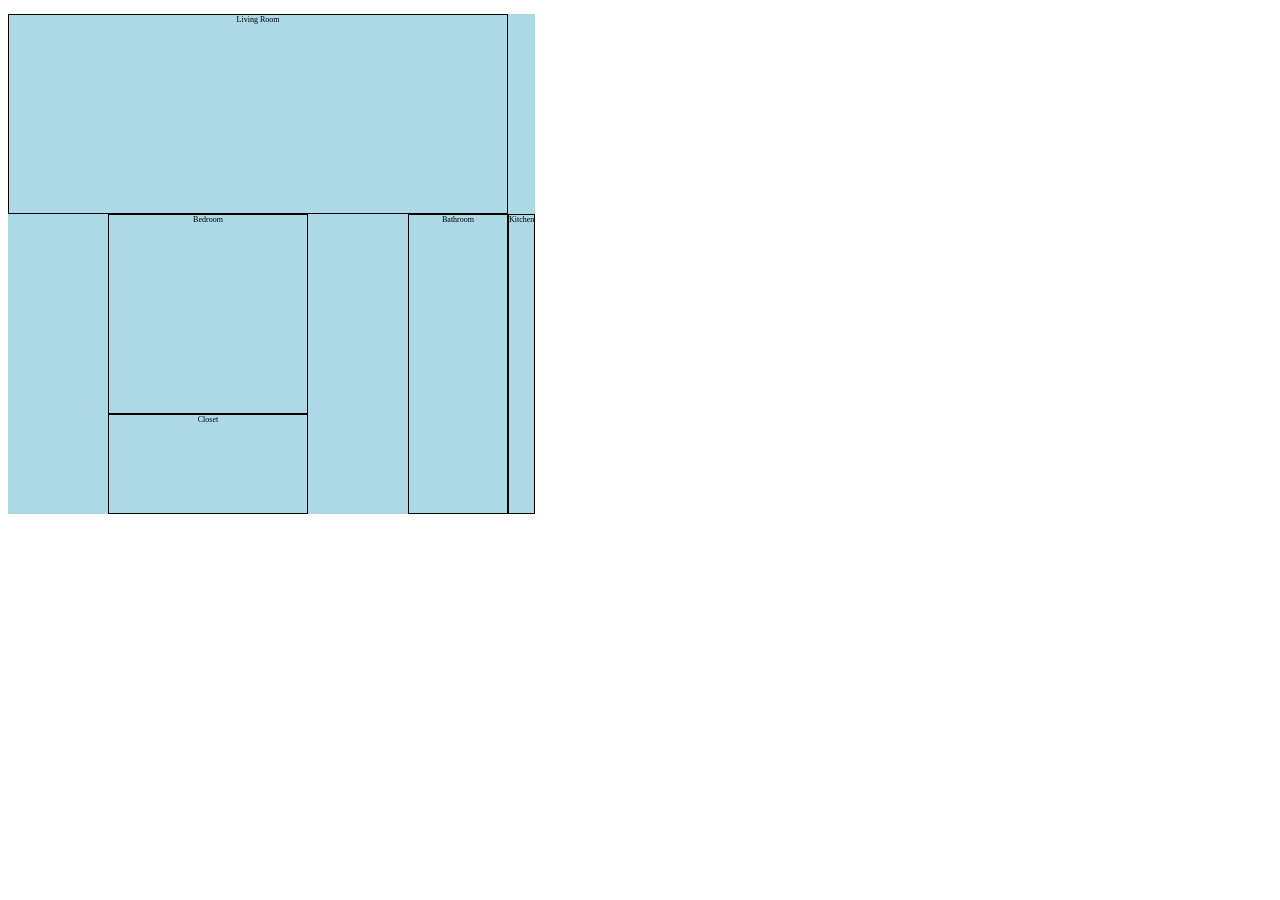
<file: Grid/index.html>
<!DOCTYPE html>
<html lang="en">
<head>
    <meta charset="UTF-8">
    <meta name="viewport" content="width=<device-width>, initial-scale=1.0">
        <link rel="stylesheet" href="styles.css">
    <title>Document</title>
</head>
<body>
    <div class="container">
    <div class="room" id="living-room">Living Room</div>
    <div class="room" id="kitchen">Kitchen</div>
    <div class="room" id="bedroom">Bedroom</div>
    <div class="room" id="bathroom">Bathroom</div>
    <div class="room" id="closet">Closet</div>
    </div>
</body>
</html>
</file>
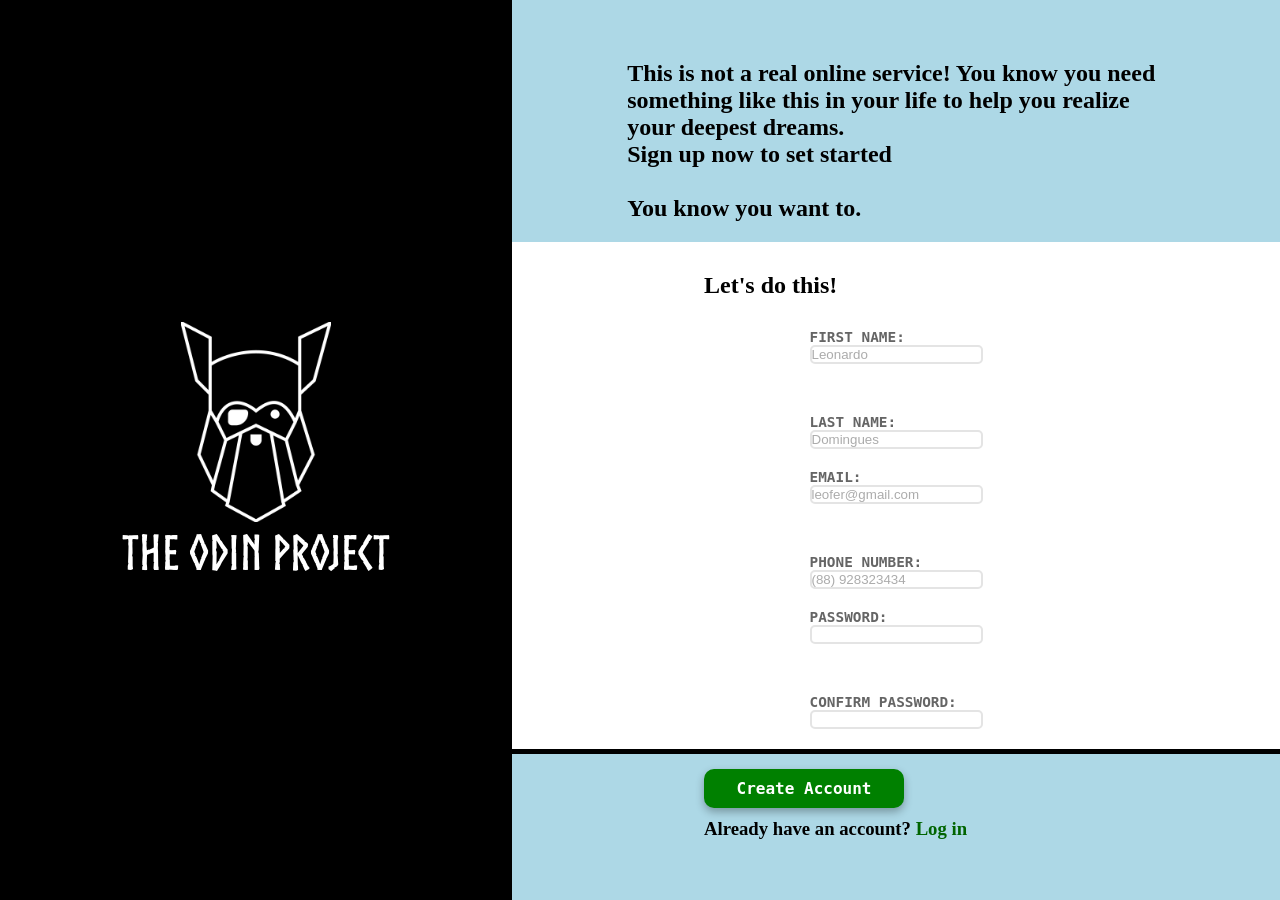
<file: Project-Sign-up-Form/index.html>
<!DOCTYPE html>
<html lang="en">
<head>
    <meta charset="UTF-8">
    <meta name="viewport" content="width=device-width, initial-scale=1.0">
    <title>SignUpForm</title>
    <link rel="stylesheet" href="styles.css">
</head>
<body>

    <section id="Section-Odin-Project">

        <div id="Div-Logo">

            <a id="Img-Logo-Link-Site-Odin-Project" href="https://www.theodinproject.com/">

                <img id="Img-Logo-Site-Odin-Project" src="odin-lined.png" alt="Odin Project Logo">

            </a>

            <a id="Text-Logo-Link-Site-Odin-Project" href="https://www.theodinproject.com/">The Odin Project</a>

        </div>

    </section>


    <section id="Section-Form">

        <div id="div-descriptions">
        <p>This is not a real online service! You know you need something like this in your life to help you realize your deepest dreams.<br>Sign up now to set started<br><br>You know you want to.</p>
        </div>

        <div id="div-form">

        <form action="https://httpbin.org/post" method="post" id="forms">

        <h1 id="call-to-form">Let's do this!</h1>

            <div class="div-fieldsets">
                <fieldset id="fieldset-name">

                    <div>
                    <label for="first_name">First Name:</label>
                    <br>
                    <input type="text" name="first_name" id="form-first_name" placeholder="Leonardo" required>
                    </div>

                    <div>
                    <label for="last_name">Last Name:</label>
                    <br>
                    <input type="text" name="last_name" id="form-last_name" placeholder="Domingues" required>
                    </div>

                </fieldset>
            </div>

            <div class="div-fieldsets">
                <fieldset id="fieldset-contato">

                    <div>
                    <label for="email">Email:</label>
                    <br>
                    <input type="email" name="email" id="form-email" placeholder="leofer@gmail.com" required>
                    </div>
                    
                    <div>
                    <label for="phone_number">Phone Number:</label>
                    <br>
                    <input type="number" name="phone_number" id="form-phone_number" placeholder="(88) 928323434" required max="99999999999" minlength="11111111111">
                    </div>

                </fieldset>
            </div>

            <div class="div-fieldsets">
                <fieldset id="fieldset-senha">

                    <div>
                    <label for="password">Password:</label>
                    <br>
                    <input type="password" name="password" id="form-password" required maxlength="20" minlength="10" class="Password">
                    </div>
                    
                    <div>
                    <label for="confirm_password">Confirm Password:</label>
                    <br>
                    <input type="password" name="confirm_password" id="form-confirm_password" required maxlength="20" minlength="10" class="Password">
                    </div>

                </fieldset>
            </div>

        </form>
        </div>

        <div id="div-btn">
        <button type="submit" form="forms" id="btn_form">Create Account</button>
        <h3>Already have an account? <a href="https://www.theodinproject.com/users/sign_in" id="login-link">Log in</a></h3>
        </div>

    </section>



    
</body>
</html>
</file>
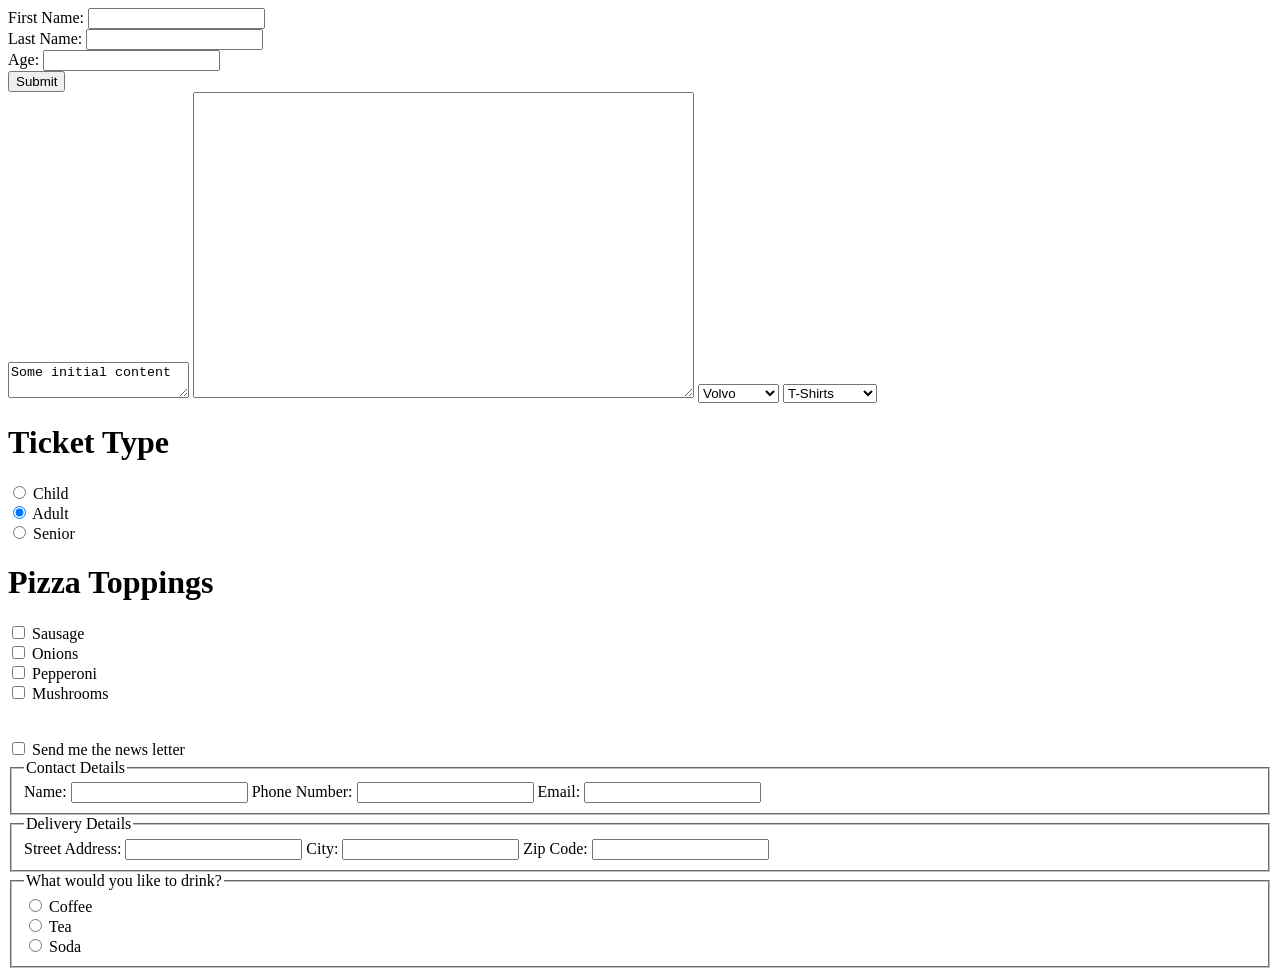
<file: Forms/basics.html>
<!DOCTYPE html>
<html lang="en">
<head>
    <meta charset="UTF-8">
    <meta name="viewport" content="width=device-width, initial-scale=1.0">
    <title>Document</title>
</head>
<body>

<form action="https://httpbin.org/post" method="post">
  <div>
    <label for="first_name">First Name:</label>
    <input type="text" name="first_name" id="first_name">
  </div>

  <div>
    <label for="last_name">Last Name:</label>
    <input type="text" name="last_name" id="last_name">
  </div>

  <div>
    <label for="age">Age:</label>
    <input type="number" name="dededed" id="age">
  </div>

  <button type="submit">Submit</button>
</form>
    
<textarea>Some initial content</textarea>
<textarea rows="20" cols="60"></textarea>


<select name="Car">
  <option value="mercedes">Mercedes</option>
  <option value="tesla">Tesla</option>
  <option value="volvo" selected>Volvo</option>
  <option value="bmw">BMW</option>
  <option value="mini">Mini</option>
  <option value="ford">Ford</option>
</select>


<select name="fashion">
  <optgroup label="Clothing">
    <option value="t_shirt">T-Shirts</option>
    <option value="sweater">Sweaters</option>
    <option value="coats">Coats</option>
  </optgroup>
  <optgroup label="Foot Wear">
    <option value="sneakers">Sneakers</option>
    <option value="boots">Boots</option>
    <option value="sandals">Sandals</option>
  </optgroup>
</select>


<h1>Ticket Type</h1>
<div>
  <input type="radio" id="child" name="ticket_type" value="child">
  <label for="child">Child</label>
</div>

<div>
  <input type="radio" id="adult" name="ticket_type" value="adult" checked>
  <label for="adult">Adult</label>
</div>

<div>
  <input type="radio" id="senior" name="ticket_type" value="senior">
  <label for="senior">Senior</label>
</div>

<h1>Pizza Toppings</h1>

<div>
  <input type="checkbox" id="sausage" name="topping" value="sausage">
  <label for="sausage">Sausage</label>
</div>

<div>
  <input type="checkbox" id="onions" name="topping" value="onions">
  <label for="onions">Onions</label>
</div>

<div>
  <input type="checkbox" id="pepperoni" name="topping" value="pepperoni">
  <label for="pepperoni">Pepperoni</label>
</div>

<div>
  <input type="checkbox" id="mushrooms" name="topping" value="mushrooms">
  <label for="mushrooms">Mushrooms</label>
</div>

<br><br>

<div>
  <input type="checkbox" id="newsletter" name="news_letter">
  <label for="newsletter">Send me the news letter</label>
</div>

<fieldset>
  <legend>Contact Details</legend>

  <label for="name">Name:</label>
  <input type="text" id="name" name="name">

  <label for="phone_number">Phone Number:</label>
  <input type="tel" id="phone_number" name="phone_number">

  <label for="email">Email:</label>
  <input type="email" id="email" name="email">
</fieldset>

<fieldset>
  <legend>Delivery Details</legend>

  <label for="street_address">Street Address:</label>
  <input type="text" id="street_address" name="street_address">

  <label for="city">City:</label>
  <input type="text" id="city" name="city">

  <label for="zip_code">Zip Code:</label>
  <input type="text" id="zip_code" name="zip_code">
</fieldset>


<fieldset>
  <legend>What would you like to drink?</legend>

  <div>
    <input type="radio" name="drink" id="coffee" value="coffee">
    <label for="coffee">Coffee</label>
  </div>

  <div>
    <input type="radio" name="drink" id="tea" value="tea">
    <label for="tea">Tea</label>
  </div>

  <div>
    <input type="radio" name="drink" id="soda" value="soda">
    <label for="soda">Soda</label>
  </div>
</fieldset>



</body>
</html>
</file>
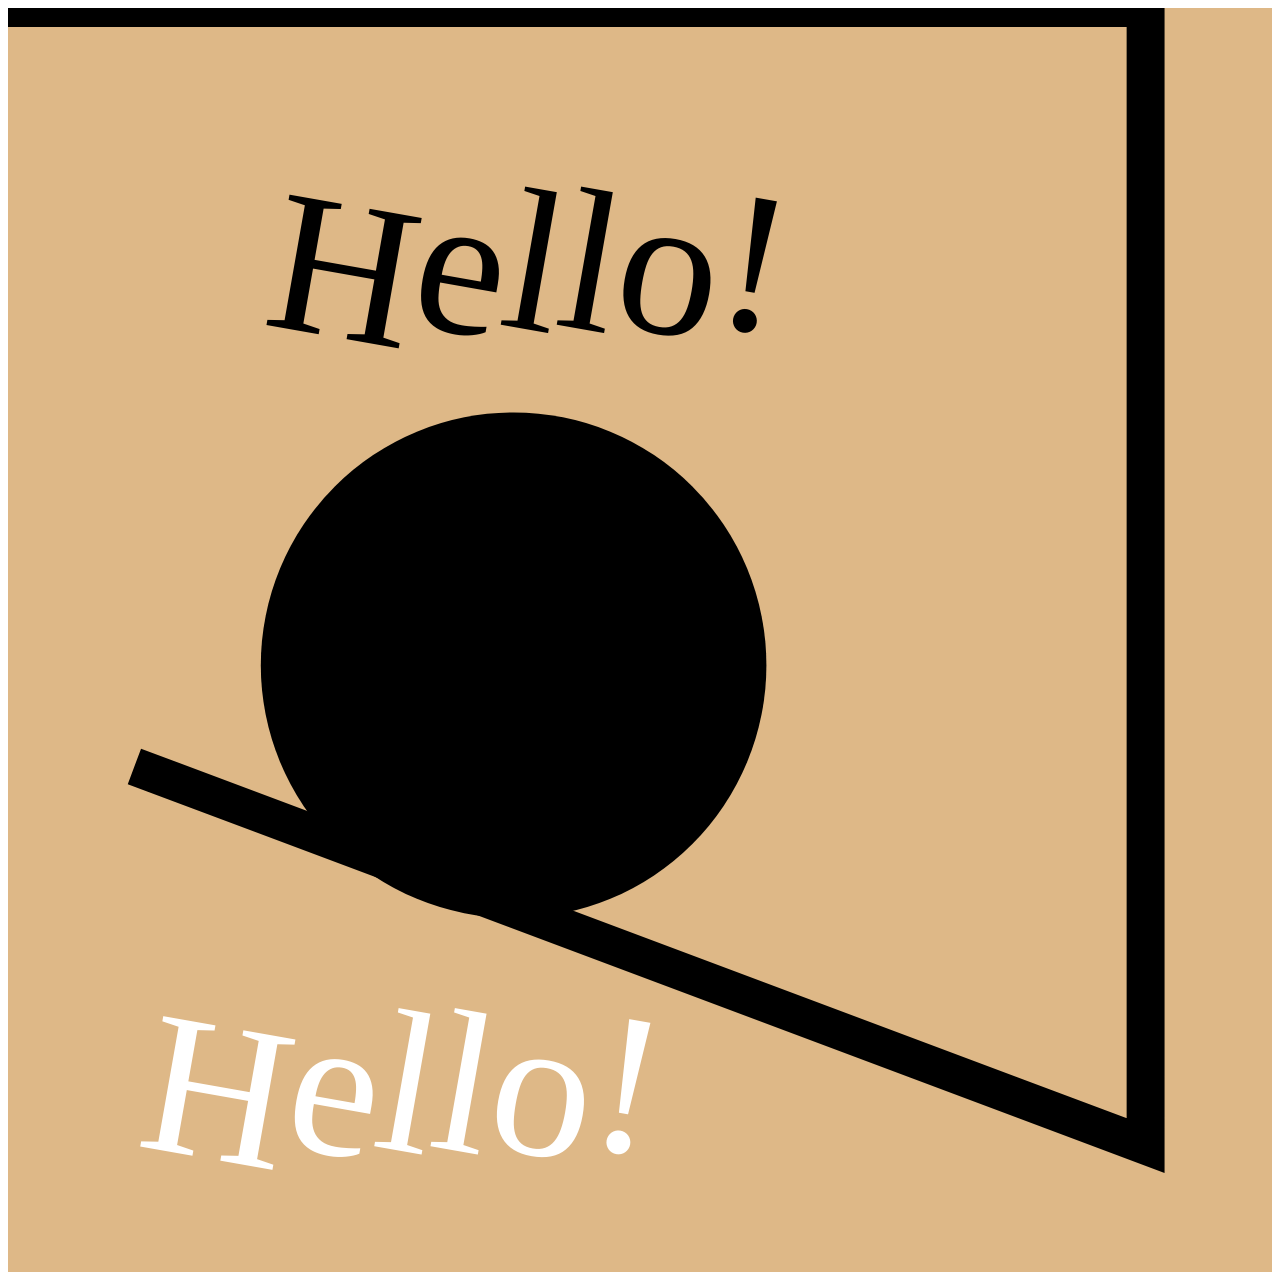
<file: SVG/first.html>
<!DOCTYPE html>
<html lang="en">
<head>
    <meta charset="UTF-8">
    <meta name="viewport" content="width=device-width, initial-scale=1.0">
    <title>Document</title>
    <link href="first.css">



</head>


<body>


    <div class="container">
    <svg xmlns="http://www.w3.org/2000/svg" viewBox="0 0 100 100">
        <rect x=0 y=0 width=100 height=100 fill="burlywood"/>
        <path d="M 0 0 H 90 V 90 L 10 60" fill="transparent" stroke="black" stroke-width="3"/>
    <circle cx=40 cy=52 r=20 class="svg-circle"/>
        <g class="svg-text-group">
        <text x="20" y="25" rotate="10" id="hello-text">Hello!</text>
        <use href="#hello-text" x="-10" y="65" fill="white"/>
        </g>
    </svg>
    </div>
    
</body>
</html>
</file>
<file: Grid/styles.css>
.container {
  display: inline-grid;
  grid-template: 100px 100px 100px 100px 100px / 100px 100px 100px 100px 100px;
  background-color: lightblue; 

  /*Organizado por nomes, como se fosse preencher uma tabela:
  grid-template-areas:
    "living-room living-room living-room living-room living-room"
    "living-room living-room living-room living-room living-room"
    "bedroom bedroom bathroom kitchen kitchen"
    "bedroom bedroom bathroom kitchen kitchen"
    "closet closet . . ."    
}
*/

}

/*Podemos também organizar a grid pelos números das celulas como vemos abaixos:*/

.room {
  border: 1px solid;
  font-size: 50%;
  text-align: center;
}

#living-room {
  grid-column-start: 1;
  grid-column-end: 6;
  grid-row-start: 1;
  grid-row-end: 3;
}

#kitchen {
  grid-column: 10 / 6;
  grid-row: 3 / 6;
}

#bedroom {
  grid-column-start: 2;
  grid-column-end: 4;
  grid-row-start: 3;
  grid-row-end: 5;
}

#bathroom {
  grid-column-start: 5;
  grid-column-end: 6;
  grid-row-start: 3;
  grid-row-end: 6;
}

#closet {
  grid-column-start: 2;
  grid-column-end: 4;
  grid-row-start: 5;
  grid-row-end: 6;
}
</file>
<file: Project-Sign-up-Form/styles.css>
@font-face {
    font-family: 'Norsebold';
    src: url('fonts/Norsebold.otf') format('opentype');
    font-weight: normal;
    font-style: normal;
}


:root{

    --font-primary: monospace, Arial, Helvetica, sans-serif;

}

* {

    margin: 0;
    padding: 0;
    box-sizing: border-box;

}

html, body {

    display: flex;
    width: 100%;
    height: 100%;

}

#Section-Odin-Project{

    display: flex;
    justify-content: center;
    align-items: center;
    width: 40%;
    height: 100%;
    background-color: black;

}

#Div-Logo{

    display: flex;
    flex-direction: column;
    align-items: center;
    justify-content: center;
    width: auto;
    height: auto;

}

#Img-Logo-Site-Odin-Project{

    width: 100%;
    height: 200px;

}

#Text-Logo-Link-Site-Odin-Project{


    color: white;
    text-align: center;
    text-decoration: none;
    font-family: 'Norsebold', 'Times New Roman', serif;
    font-size: 3rem;

}


#Section-Form{

    display: flex;
    flex-direction: column;
    justify-content: center;
    align-items: center;
    width: 60%;
    background-color: lightblue;

}

#div-form{

    display: flex;
    flex-direction: column;
    align-items: center;
    width: 100%;
    height: auto;
    background-color: white;
    box-shadow: black 0px 5px
    
}

#forms{

    width: 50%;
    margin-top: 30px;

}
 
.div-fieldsets{

    margin-bottom: 20px;

}


#fieldset-name,#fieldset-contato,#fieldset-senha{

    display: flex;
    justify-content: center;
    flex-wrap: wrap;
    text-transform: uppercase;
    font-family: var(--font-primary);
    font-weight: bold;
    font-size: 0.9rem;
    color: black;
    opacity: 60%;
    gap: 50px;
    border: none;

}

input{

    border: 2px solid lightgray;
    border-radius: 5px;
    border-color: lightgray;
    outline: none;
}

input:focus{

    border-color: lightblue;

}

.Password:user-invalid{

    border-color: red;

}

#call-to-form{

    margin-bottom: 30px;

}

#div-descriptions{

    display: flex;
    flex-direction: column;
    width: 70%;
    gap: 10px;
    margin-bottom: 20px;
    font-size: 1.5rem;
    font-weight: bold;

}

#div-btn{

    display: flex;
    flex-direction: column;
    width: 50%;
    gap: 10px;
    margin-top: 20px;

}

#btn_form{

    width: 200px;
    height: auto;
    padding: 10px;
    border-radius: 10px;
    border: none;
    background-color: green;
    box-shadow: 0px 4px 8px rgba(0, 0, 0, 0.3);
    color: white;
    font-family: var(--font-primary);
    font-weight: bold;
    font-size: 1rem;

}


#login-link{

    color: darkgreen;
    text-decoration: green;


}
</file>
<file: SVG/first.css>
.container {
  max-width: 200px;
  margin: auto;
}

.svg-circle:hover + .svg-text-group {
  opacity: 0;
}
</file>
